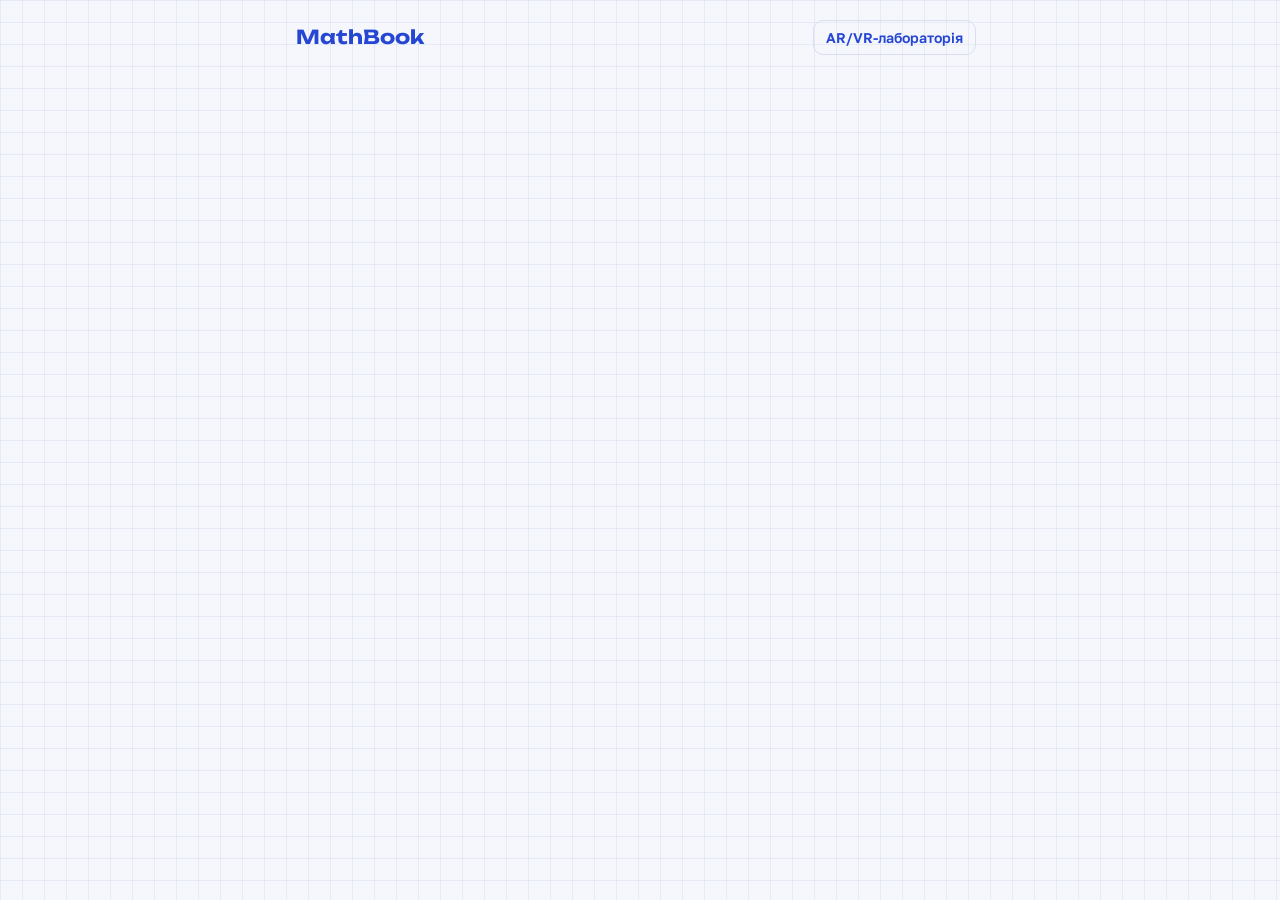
<file: index.html>
<!doctype html>
<html lang="uk">
<head>
<meta charset="utf-8">
<meta name="viewport" content="width=device-width,initial-scale=1">
<title>MathBook</title>
<link rel="stylesheet" href="https://fonts.googleapis.com/css2?family=Unbounded:wght@600;700&family=Golos+Text:wght@400;500;600;700&display=swap">
<link rel="stylesheet" href="css/style.css">
</head>
<body>
<div class="wrap">
  <header class="top">
    <span class="brand">MathBook</span><span class="cls" id="cls"></span>
    <div class="right"><a class="btn ghost sm lab-link" href="ar-lab/index.html" title="3D-сцени для VR-окулярів і доповненої реальності">AR/VR-лабораторія</a><div id="who" class="who"></div></div>
  </header>
  <div id="banner"></div>
  <main id="main"></main>
</div>
<div class="loader" id="loader" hidden><div class="box"><div class="syms"><span>+</span><span>−</span><span>×</span><span>=</span></div><p id="loaderText">Завантаження…</p></div></div>

<!-- Налаштування: адреса Google-скрипта -->
<script src="config.js"></script>
<!-- Ядро -->
<script src="js/core.js"></script>
<!-- Тренажери: кожен файл додає один тренажер; порядок тут = порядок на сайті -->
<script src="trainers/generatory.js"></script>
<script src="trainers/skorochennia-drobiv.js"></script>
<script src="trainers/zvedennia-do-znamennyka.js"></script>
<script src="trainers/dodavannia-vidnimannia-drobiv.js"></script>
<script src="trainers/mnozhennia-drobiv.js"></script>
<script src="trainers/peretvorennia-mishanoho-chysla.js"></script>
<script src="trainers/mnozhennia-mishanykh-chysel.js"></script>
<script src="trainers/vzaiemno-oberneni-chysla.js"></script>
<script src="trainers/dilennia-drobiv.js"></script>
<!-- Інтерактивні уроки: кожен файл додає один урок -->
<script src="lessons/mnozhennia-drobiv.js"></script>
<script src="lessons/vidsotok-vid-chysla.js"></script>
<!-- Рушій сайту -->
<script src="js/api.js"></script>
<script src="js/app.js"></script>
<script src="js/lessons-engine.js"></script>
<script src="js/teacher.js"></script>
<script src="js/main.js"></script>
</body>
</html>
</file>
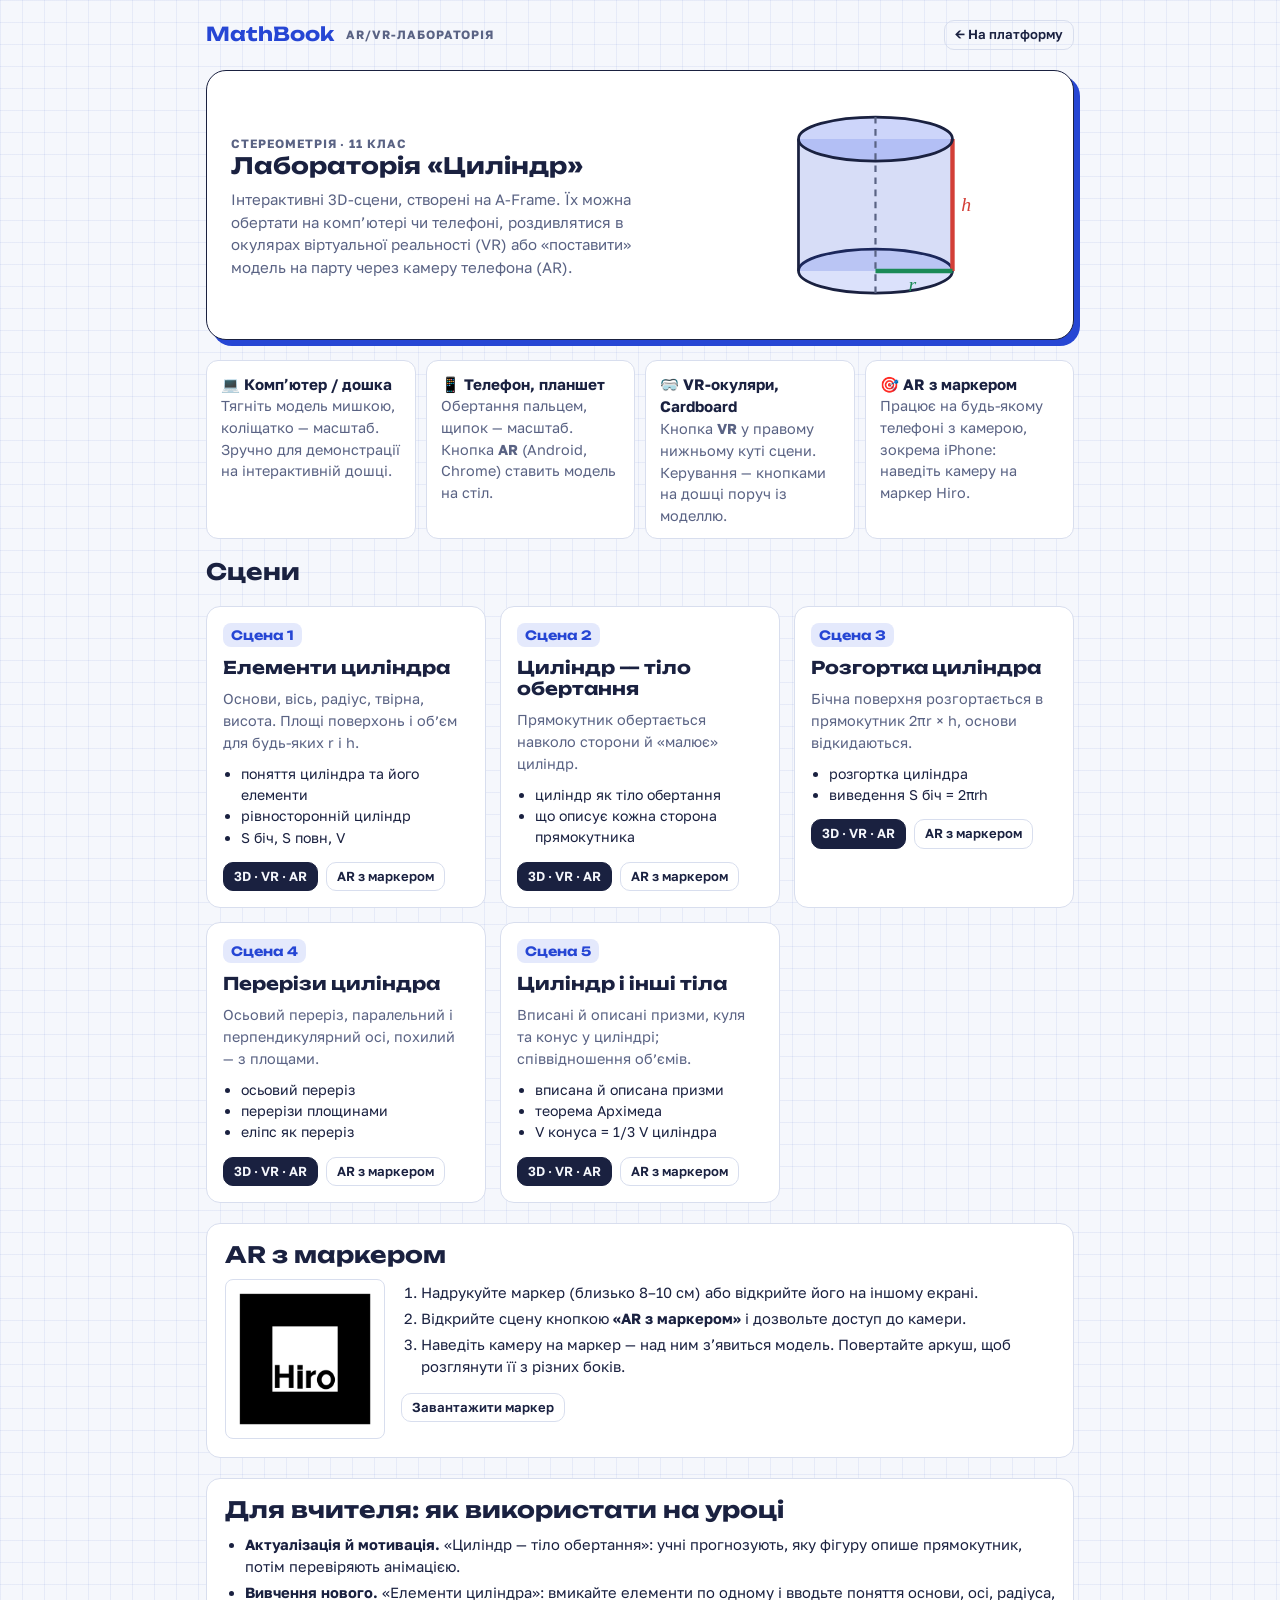
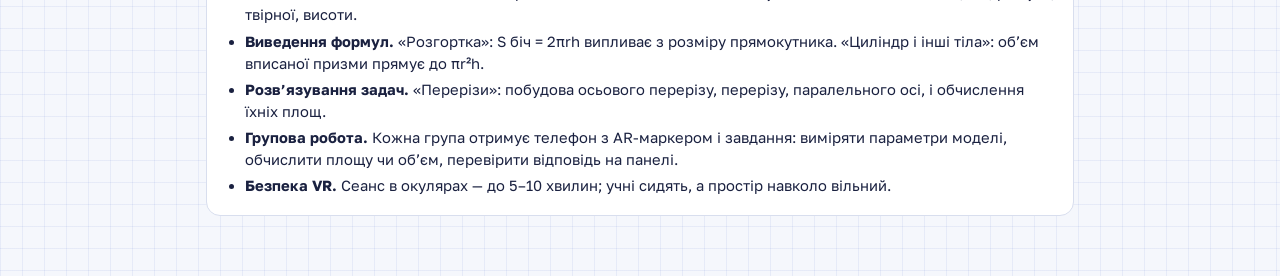
<file: ar-lab/index.html>
<!doctype html>
<html lang="uk">
<head>
<meta charset="utf-8">
<meta name="viewport" content="width=device-width,initial-scale=1">
<title>AR/VR-лабораторія · MathBook</title>
<link rel="stylesheet" href="https://fonts.googleapis.com/css2?family=Unbounded:wght@600;700&family=Golos+Text:wght@400;500;600;700&display=swap">
<link rel="stylesheet" href="lab.css">
</head>
<body class="home">
<div class="wrap">
  <header class="bar-top">
    <a class="brand" href="../">MathBook</a><span class="eyebrow">AR/VR-лабораторія</span>
    <div class="right"><a class="lab-btn ghost sm" href="../">← На платформу</a></div>
  </header>

  <section class="hero">
    <div>
      <span class="eyebrow">Стереометрія · 11 клас</span>
      <h1>Лабораторія «Циліндр»</h1>
      <p>Інтерактивні 3D-сцени, створені на A-Frame. Їх можна обертати на комп’ютері чи телефоні, роздивлятися в окулярах віртуальної реальності (VR) або «поставити» модель на парту через камеру телефона (AR).</p>
    </div>
    <svg viewBox="0 0 220 200" role="img" aria-label="Циліндр з віссю, радіусом і твірною">
      <ellipse cx="110" cy="160" rx="70" ry="20" fill="#6F86F0" fill-opacity=".25" stroke-width="2.5" style="stroke:var(--ink)"/>
      <rect x="40" y="40" width="140" height="120" fill="#2646D4" fill-opacity=".18"/>
      <line x1="40" y1="40" x2="40" y2="160" style="stroke:var(--ink)" stroke-width="2.5"/>
      <line x1="180" y1="40" x2="180" y2="160" stroke="#D33F37" stroke-width="4"/>
      <ellipse cx="110" cy="40" rx="70" ry="20" fill="#6F86F0" fill-opacity=".35" style="stroke:var(--ink)" stroke-width="2.5"/>
      <line x1="110" y1="20" x2="110" y2="185" style="stroke:var(--muted)" stroke-width="2" stroke-dasharray="6 5"/>
      <line x1="110" y1="160" x2="180" y2="160" stroke="#1B8A57" stroke-width="4"/>
      <text x="140" y="178" font-style="italic" font-family="Georgia,serif" font-size="18" fill="#1B8A57">r</text>
      <text x="188" y="105" font-style="italic" font-family="Georgia,serif" font-size="18" fill="#D33F37">h</text>
    </svg>
  </section>

  <section class="modes">
    <div class="mode"><b>💻 Комп’ютер / дошка</b><span>Тягніть модель мишкою, коліщатко — масштаб. Зручно для демонстрації на інтерактивній дошці.</span></div>
    <div class="mode"><b>📱 Телефон, планшет</b><span>Обертання пальцем, щипок — масштаб. Кнопка <b>AR</b> (Android, Chrome) ставить модель на стіл.</span></div>
    <div class="mode"><b>🥽 VR-окуляри, Cardboard</b><span>Кнопка <b>VR</b> у правому нижньому куті сцени. Керування — кнопками на дошці поруч із моделлю.</span></div>
    <div class="mode"><b>🎯 AR з маркером</b><span>Працює на будь-якому телефоні з камерою, зокрема iPhone: наведіть камеру на маркер Hiro.</span></div>
  </section>

  <h2>Сцени</h2>
  <section class="scenes" id="scenes"></section>

  <section class="card" id="marker">
    <h2>AR з маркером</h2>
    <div class="marker-box">
      <img src="hiro.png" alt="Маркер Hiro для AR">
      <div>
        <ol>
          <li>Надрукуйте маркер (близько 8–10 см) або відкрийте його на іншому екрані.</li>
          <li>Відкрийте сцену кнопкою <b>«AR з маркером»</b> і дозвольте доступ до камери.</li>
          <li>Наведіть камеру на маркер — над ним з’явиться модель. Повертайте аркуш, щоб розглянути її з різних боків.</li>
        </ol>
        <p><a class="lab-btn ghost sm" href="hiro.png" download>Завантажити маркер</a></p>
      </div>
    </div>
  </section>

  <section class="card">
    <h2>Для вчителя: як використати на уроці</h2>
    <ul>
      <li><b>Актуалізація й мотивація.</b> «Циліндр — тіло обертання»: учні прогнозують, яку фігуру опише прямокутник, потім перевіряють анімацією.</li>
      <li><b>Вивчення нового.</b> «Елементи циліндра»: вмикайте елементи по одному і вводьте поняття основи, осі, радіуса, твірної, висоти.</li>
      <li><b>Виведення формул.</b> «Розгортка»: S біч = 2πrh випливає з розміру прямокутника. «Циліндр і інші тіла»: об’єм вписаної призми прямує до πr²h.</li>
      <li><b>Розв’язування задач.</b> «Перерізи»: побудова осьового перерізу, перерізу, паралельного осі, і обчислення їхніх площ.</li>
      <li><b>Групова робота.</b> Кожна група отримує телефон з AR-маркером і завдання: виміряти параметри моделі, обчислити площу чи об’єм, перевірити відповідь на панелі.</li>
      <li><b>Безпека VR.</b> Сеанс в окулярах — до 5–10 хвилин; учні сидять, а простір навколо вільний.</li>
    </ul>
  </section>
</div>
<script>
const SCENES = [
  ['elementy', 'Елементи циліндра', 'Основи, вісь, радіус, твірна, висота. Площі поверхонь і об’єм для будь-яких r і h.', ['поняття циліндра та його елементи', 'рівносторонній циліндр', 'S біч, S повн, V']],
  ['obertannia', 'Циліндр — тіло обертання', 'Прямокутник обертається навколо сторони й «малює» циліндр.', ['циліндр як тіло обертання', 'що описує кожна сторона прямокутника']],
  ['rozghortka', 'Розгортка циліндра', 'Бічна поверхня розгортається в прямокутник 2πr × h, основи відкидаються.', ['розгортка циліндра', 'виведення S біч = 2πrh']],
  ['pererizy', 'Перерізи циліндра', 'Осьовий переріз, паралельний і перпендикулярний осі, похилий — з площами.', ['осьовий переріз', 'перерізи площинами', 'еліпс як переріз']],
  ['kombinatsii', 'Циліндр і інші тіла', 'Вписані й описані призми, куля та конус у циліндрі; співвідношення об’ємів.', ['вписана й описана призми', 'теорема Архімеда', 'V конуса = 1/3 V циліндра']],
];
document.getElementById('scenes').innerHTML = SCENES.map(([id, title, text, topics], i) => `<article class="scene">
  <span class="n">Сцена ${i + 1}</span><h3>${title}</h3><p>${text}</p>
  <ul>${topics.map(t => `<li>${t}</li>`).join('')}</ul>
  <div class="go"><a class="lab-btn sm" href="scene.html?s=${id}">3D · VR · AR</a><a class="lab-btn ghost sm" href="marker.html?s=${id}">AR з маркером</a></div></article>`).join('');
</script>
</body>
</html>
</file>
<file: css/style.css>
/* MathBook — увесь дизайн сайту */
:root{
  --paper:#F5F7FC; --grid:rgba(52,84,200,.08); --card:#fff; --ink:#1A2140; --muted:#5A6384;
  --line:#D8DEEE; --blue:#2646D4; --blue-soft:#E4E9FC; --green:#1B8A57; --green-soft:#DDF3E8;
  --red:#D33F37; --red-soft:#FCE6E4; --mark:#FFE03D; --mark-ink:#3B3000;
}
@media (prefers-color-scheme: dark){:root{
  --paper:#0F131D; --grid:rgba(130,150,255,.07); --card:#161B29; --ink:#E5E8F4; --muted:#98A1C0;
  --line:#272F47; --blue:#8098FF; --blue-soft:#1E2747; --green:#4CC48A; --green-soft:#16302A;
  --red:#FF6E64; --red-soft:#3A1E22; --mark:#F0CC2C; --mark-ink:#2A2200; color-scheme:dark}}
*{box-sizing:border-box}
body{margin:0;background-color:var(--paper);color:var(--ink);font:15px/1.5 "Golos Text",system-ui,sans-serif;
  background-image:linear-gradient(var(--grid) 1px,transparent 1px),linear-gradient(90deg,var(--grid) 1px,transparent 1px);background-size:22px 22px}
button,input{font:inherit;color:inherit}
h1,h2,h3{font-family:"Unbounded","Golos Text",sans-serif;margin:0;line-height:1.2}
h1{font-size:1.5rem} h2{font-size:1.15rem}
.wrap{max-width:720px;margin:0 auto;padding:20px 16px 60px}
.top{display:flex;align-items:center;gap:12px;flex-wrap:wrap;margin-bottom:18px}
.brand{font-family:"Unbounded",sans-serif;font-weight:700;font-size:1.2rem;color:var(--blue)}
.cls{font-size:.8rem;font-weight:600;text-transform:uppercase;letter-spacing:.08em;color:var(--muted)}
.top .right{margin-left:auto;display:flex;gap:8px;align-items:center}
.card{background:var(--card);border:1px solid var(--line);border-radius:14px;padding:18px}
.stack{display:grid;gap:16px}
.btn{border:1.5px solid var(--ink);background:var(--ink);color:var(--paper);padding:10px 16px;border-radius:10px;cursor:pointer;font-weight:600}
.btn:hover{background:var(--blue);border-color:var(--blue)}
.btn.ghost{background:transparent;color:var(--ink);border-color:var(--line)}
.btn.sm{padding:6px 12px;font-size:.88rem}
.btn:disabled{opacity:.4;cursor:default}
a.btn{text-decoration:none;display:inline-block}
.who{display:flex;gap:8px;align-items:center}
.lab-link{border-color:var(--blue);color:var(--blue)!important} .lab-link:hover{color:#fff!important}
.lab-item{border-color:var(--blue);background:linear-gradient(90deg,var(--blue-soft),var(--card))}
.inp{width:100%;border:1.5px solid var(--line);background:var(--card);border-radius:10px;padding:10px 12px}
.inp:focus{outline:none;border-color:var(--blue)}
.muted{color:var(--muted)}
.err{color:var(--red);font-weight:600;min-height:1.4em}
.banner{background:var(--mark);color:var(--mark-ink);padding:10px 14px;border-radius:10px;font-size:.88rem;margin-bottom:16px}

.tabs{display:flex;gap:6px;flex-wrap:wrap}
.tab{border:0;background:transparent;padding:7px 14px;border-radius:999px;cursor:pointer;font-weight:600;color:var(--muted)}
.tab.on{background:var(--ink);color:var(--paper)}

.level{display:flex;align-items:center;gap:16px}
.level .n{font-family:"Unbounded",sans-serif;font-size:2.4rem;color:var(--blue);line-height:1}
.bar{height:10px;border-radius:6px;background:var(--blue-soft);overflow:hidden;margin-top:10px}
.bar i{display:block;height:100%;background:var(--blue);border-radius:6px;transition:width .6s}

.list{display:grid;gap:8px}
.item{display:flex;align-items:center;gap:12px;padding:12px 14px;background:var(--card);border:1px solid var(--line);border-radius:12px;flex-wrap:wrap}
.item .grow{flex:1;min-width:150px}
.item small{display:block;color:var(--muted)}
.tag{font-size:.75rem;font-weight:700;padding:2px 8px;border-radius:999px;background:var(--green-soft);color:var(--green)}

.qcard{background:var(--card);border:1.5px solid var(--ink);border-radius:18px;padding:26px 20px;display:grid;gap:16px;text-align:center;box-shadow:5px 5px 0 var(--ink)}
.qnum{font-size:.8rem;color:var(--muted);font-weight:600;text-transform:uppercase;letter-spacing:.05em}
.q{font-size:clamp(1.3rem,5vw,1.9rem);font-weight:700;overflow-wrap:anywhere}
.text{text-align:left;background:var(--blue-soft);border-radius:12px;padding:14px 16px}
.af{display:flex;gap:8px;max-width:400px;width:100%;margin:0 auto}
.af .inp{flex:1;min-width:0;font-size:1.2rem;text-align:center}
.inp.ok{border-color:var(--green);background:var(--green-soft)} .inp.no{border-color:var(--red);background:var(--red-soft)}
.choices{display:grid;grid-template-columns:repeat(auto-fit,minmax(130px,1fr));gap:8px}
.choice{border:2px solid var(--line);background:var(--paper);border-radius:12px;padding:12px;cursor:pointer;font-weight:600}
.choice.ok{border-color:var(--green);background:var(--green-soft)} .choice.no{border-color:var(--red);background:var(--red-soft)}
.fb{font-weight:600;min-height:1.5em} .fb.ok{color:var(--green)} .fb.no{color:var(--red)}
.dots{display:flex;gap:5px;justify-content:center;flex-wrap:wrap}
.dots i{width:18px;height:7px;border-radius:4px;background:var(--line)}
.dots i.ok{background:var(--green)} .dots i.no{background:var(--red)}
.big{font-family:"Unbounded",sans-serif;font-size:3rem;color:var(--blue);line-height:1}
.xp{display:inline-block;background:var(--mark);color:var(--mark-ink);font-weight:700;padding:3px 10px;border-radius:8px}

.guest-tag{font-size:.8rem;font-weight:700;padding:3px 10px;border-radius:999px;background:var(--mark);color:var(--mark-ink)}
.guest-note{display:flex;gap:12px;align-items:center;flex-wrap:wrap;border:1.5px dashed var(--line);border-radius:12px;padding:12px 14px;background:var(--card)}
.guest-note p{margin:0;flex:1;min-width:200px;font-size:.9rem}
.or{display:flex;align-items:center;gap:10px;color:var(--muted);font-size:.85rem}
.or::before,.or::after{content:"";flex:1;height:1px;background:var(--line)}
.linkbtn{border:0;background:none;color:var(--blue);font-weight:600;cursor:pointer;justify-self:center;padding:4px}
.tiles{display:grid;grid-template-columns:repeat(auto-fit,minmax(140px,1fr));gap:10px}
.tile{background:var(--card);border:1px solid var(--line);border-radius:12px;padding:12px 14px}
.tile b{display:block;font-size:1.5rem}
.tile span{font-size:.82rem;color:var(--muted)}
.tbl{overflow-x:auto;background:var(--card);border:1px solid var(--line);border-radius:12px}
.tbl table{border-collapse:collapse;width:100%;min-width:520px;font-size:.9rem}
.tbl th,.tbl td{padding:9px 12px;text-align:left;border-bottom:1px solid var(--line)}
.tbl th{font-size:.75rem;text-transform:uppercase;letter-spacing:.06em;color:var(--muted)}
.tbl .n{text-align:right;font-variant-numeric:tabular-nums}
.tbl tr.click{cursor:pointer} .tbl tr.click:hover td{background:var(--blue-soft)}
.tbl tr.hist td{background:var(--paper);font-size:.85rem}
.tbl tr:last-child td{border-bottom:0}
.meter{display:flex;align-items:center;gap:8px}
.meter i{flex:1;height:8px;border-radius:4px;background:var(--line);overflow:hidden;min-width:60px}
.meter i b{display:block;height:100%;border-radius:4px}
.lo{background:var(--red)} .mid{background:var(--mark)} .hi{background:var(--green)}
.msg{padding:10px 14px;border-radius:10px;font-weight:600}
.msg.ok{background:var(--green-soft);color:var(--green)} .msg.no{background:var(--red-soft);color:var(--red)}
.qrow{display:grid;grid-template-columns:minmax(0,2fr) minmax(0,1fr) minmax(0,1.3fr) 36px;gap:6px}
@media (max-width:560px){.qrow{grid-template-columns:minmax(0,1fr) 36px}.qrow .inp:nth-child(2),.qrow .inp:nth-child(3){grid-column:1}}
.x{border:1px solid var(--line);background:var(--card);border-radius:8px;cursor:pointer;color:var(--muted)}
.pin{font-family:ui-monospace,Menlo,monospace;font-weight:700;letter-spacing:.1em}
.formrow{display:flex;gap:8px;flex-wrap:wrap}
.formrow .inp{flex:1;min-width:140px}
label.chk{display:flex;gap:8px;align-items:center;font-weight:600}
.eqn{display:flex;align-items:center;justify-content:center;flex-wrap:wrap;gap:6px 10px;font-size:1.7rem;font-weight:700}
.fr{display:inline-flex;flex-direction:column;align-items:center;vertical-align:middle}
.fr>span{padding:1px 10px;line-height:1.2}
.fr>:first-child{border-bottom:3px solid var(--ink);padding-bottom:4px}
.fr>:last-child{padding-top:4px}
.fr input{width:2.6em;font:inherit;font-size:1.35rem;text-align:center;border:2px solid var(--line);border-radius:8px;padding:3px;background:var(--paper);margin:3px 0}
.fr input:focus{outline:none;border-color:var(--blue)}
.fr input.no{border-color:var(--red);background:var(--red-soft)} .fr input.ok{border-color:var(--green);background:var(--green-soft)}
.eqn .op{color:var(--muted)}
.fb .fr{font-size:1.05rem} .fb small{color:var(--muted);font-weight:500}
.fb.warn{color:#B86E00}
@media (prefers-color-scheme: dark){.fb.warn{color:var(--mark)}}
@media (max-width:480px){.eqn{font-size:1.3rem}.fr input{width:2.3em;font-size:1.1rem}}
/* інтерактивні уроки */
.cover{display:grid;grid-template-columns:minmax(0,1fr) minmax(0,1.3fr);gap:20px;align-items:center;background:var(--card);border:1.5px solid var(--ink);border-radius:20px;padding:24px;box-shadow:6px 6px 0 var(--blue)}
@media (max-width:600px){.cover{grid-template-columns:minmax(0,1fr)}}
.cover-art{display:flex;align-items:center;justify-content:center;gap:8px;flex-wrap:wrap;font:700 2rem "Unbounded",sans-serif;color:var(--blue);background:var(--blue-soft);border-radius:16px;padding:28px 12px}
.cover-art span{color:var(--muted)}
.cover-text{display:grid;gap:10px;justify-items:start}
.cover-text h1{font-size:1.8rem}
.cover-text p{margin:0}
.eyebrow{font-size:.75rem;font-weight:700;text-transform:uppercase;letter-spacing:.08em;color:var(--muted)}
.hexes{display:grid;grid-template-columns:repeat(auto-fit,minmax(150px,1fr));gap:12px;justify-items:center}
.hex{width:100%;max-width:190px;aspect-ratio:1/1.08;border:0;cursor:pointer;display:grid;place-content:center;justify-items:center;gap:4px;padding:0 18px;text-align:center;
  clip-path:polygon(50% 0,100% 25%,100% 75%,50% 100%,0 75%,0 25%);background:var(--blue);color:#fff;transition:transform .15s}
.hex:nth-child(2){background:#2E8BC0} .hex:nth-child(3){background:#6C4BC7} .hex:nth-child(4){background:var(--green)}
.hex:hover{transform:scale(1.04)}
.hex .hg{font:700 1.3rem "Unbounded",sans-serif;opacity:.9}
.hex b{font-size:1.05rem} .hex small{font-size:.78rem;opacity:.9}
.slide-meta{display:flex;justify-content:space-between;align-items:center}
.pill-sec{font-size:.8rem;font-weight:700;padding:3px 10px;border-radius:999px;background:var(--blue-soft);color:var(--blue)}
.slide{background:var(--card);border:1.5px solid var(--ink);border-radius:18px;padding:22px;display:grid;gap:14px;box-shadow:5px 5px 0 var(--ink);min-height:300px;align-content:start}
.slide-nav{display:flex;justify-content:space-between;gap:10px;flex-wrap:wrap}
.theory{display:grid;gap:10px;line-height:1.6}
.theory p{margin:0}
.theory .fr,.task .fr,.steps .fr,.tq .fr,.answer .fr,.opt .fr,.tf .fr,.m .fr,.area-cap .fr,.recap .fr{font-size:.95em;font-weight:700;margin:0 2px}
.theory .fr>span,.task .fr>span,.steps .fr>span,.tq .fr>span,.answer .fr>span,.opt .fr>span,.tf .fr>span,.m .fr>span,.area-cap .fr>span,.recap .fr>span{padding:0 4px;line-height:1.15}
.theory .fr>:first-child,.task .fr>:first-child,.steps .fr>:first-child,.tq .fr>:first-child,.answer .fr>:first-child,.opt .fr>:first-child,.tf .fr>:first-child,.m .fr>:first-child,.area-cap .fr>:first-child,.recap .fr>:first-child{border-bottom-width:2px;padding-bottom:1px}
.mixed{display:inline-flex;align-items:center;gap:1px;font-weight:700}
.rule{font-size:1.6rem;font-weight:700;text-align:center;background:var(--blue-soft);border-radius:12px;padding:14px}
.ex{background:var(--paper);border-left:4px solid var(--blue);padding:8px 12px;border-radius:0 8px 8px 0}
.cx{position:relative;text-decoration:line-through;text-decoration-color:var(--red);text-decoration-thickness:2px}
.cx::after{content:attr(data-n);position:absolute;top:-.8em;right:-.5em;font-size:.65em;color:var(--red);font-weight:700;text-decoration:none}
.fr>:last-child .cx::after{top:auto;bottom:-.85em}
.ex,.steps li{font-size:1.15rem}
.ex .fr>span,.steps .fr>span{padding:7px 6px}
.key{padding:0 5px;border-radius:4px;font-weight:600}
.ka,.area i.a{background:color-mix(in srgb,var(--blue) 35%,var(--card))}
.kc,.area i.c{background:color-mix(in srgb,var(--mark) 70%,var(--card))}
.kac,.area i.ac{background:var(--green);color:#fff}
.area{display:grid;gap:3px;width:min(100%,320px);aspect-ratio:4/3;margin:0 auto;border:3px solid var(--ink);border-radius:6px;padding:3px;background:var(--ink)}
.area i{background:var(--card);border-radius:2px}
.area-wrap{display:grid;gap:12px;justify-items:center;background:var(--paper);border-radius:12px;padding:14px}
.area-ctl{display:flex;align-items:center;gap:14px;font-size:1.3rem;font-weight:700}
.fr-ctl{display:grid;justify-items:center;gap:2px;padding:4px 8px;border-radius:10px}
.fr-ctl hr{width:100%;border:0;border-top:3px solid var(--ink);margin:2px 0}
.ka-t{background:color-mix(in srgb,var(--blue) 18%,transparent)} .kc-t{background:color-mix(in srgb,var(--mark) 35%,transparent)}
.stepper{display:flex;align-items:center;gap:8px}
.stepper b{min-width:1.2em;text-align:center}
.stepper button{width:30px;height:30px;border-radius:8px;border:1.5px solid var(--line);background:var(--card);cursor:pointer;font-weight:700}
.area-cap{margin:0;text-align:center;font-weight:600}
.task{font-size:1.1rem;font-weight:600;margin:0}
.steps{display:grid;gap:10px;margin:0;padding-left:1.4em}
.steps li{background:var(--paper);border-radius:8px;padding:8px 12px;animation:rise .3s}
@keyframes rise{from{opacity:0;transform:translateY(6px)}}
.tq{font-family:"Golos Text",sans-serif;font-size:1.2rem;line-height:1.5}
.opts{display:grid;gap:8px}
.opt{text-align:left;border:2px solid var(--line);background:var(--paper);border-radius:12px;padding:12px 14px;cursor:pointer;font-weight:600}
.opt:hover{border-color:var(--blue)} .opt.ok{border-color:var(--green);background:var(--green-soft)} .opt.no{border-color:var(--red);background:var(--red-soft)}
.tfs,.matches{display:grid;gap:8px}
.tf,.m{display:flex;align-items:center;justify-content:space-between;gap:10px;flex-wrap:wrap;padding:10px 12px;border:1.5px solid var(--line);border-radius:12px;background:var(--paper)}
.tf.bad{border-color:var(--red);background:var(--red-soft)}
.tfb{display:flex;gap:6px}
.tfb button{border:1.5px solid var(--line);background:var(--card);border-radius:8px;padding:6px 12px;cursor:pointer;font-weight:600}
.tfb button.on{background:var(--ink);color:var(--paper);border-color:var(--ink)}
.m select{max-width:160px} .m select.no{border-color:var(--red);background:var(--red-soft)}
.answer{background:var(--green-soft);border-radius:12px;padding:12px 14px;line-height:1.8}
.answer p{margin:6px 0 0}
.result-box{display:grid;justify-items:center;gap:8px;text-align:center;background:var(--blue-soft);border-radius:14px;padding:18px}
.result-box p{margin:0}
.recap{display:grid;gap:10px;padding-left:1.2em;margin:0;line-height:1.7}
.lesson-item .lg{font:700 1rem "Unbounded",sans-serif;color:var(--blue);background:var(--blue-soft);border-radius:10px;padding:6px 10px}
@media (prefers-reduced-motion:reduce){.steps li{animation:none}.hex{transition:none}}
.rulecard{display:flex;align-items:center;justify-content:center;flex-wrap:wrap;gap:8px;background:var(--blue-soft);border-radius:12px;padding:10px 14px;font-size:1.3rem}
.rulecard .fr>span{padding:3px 6px;display:flex;align-items:center;gap:2px}
.rulecard .rc-n{font-size:.75rem;font-weight:700;text-transform:uppercase;letter-spacing:.06em;color:var(--blue);margin-right:4px}
.sh{width:1.15em;height:1.15em;fill:var(--blue);stroke:var(--ink);stroke-width:1.6;vertical-align:middle}
.sh.o{fill:var(--card)}
.dot{color:var(--ink);font-weight:700;margin:0 2px}
.eqn:has(.rulecard){flex-direction:column;gap:14px}
.eqn-row{display:flex;align-items:center;justify-content:center;flex-wrap:wrap;gap:6px 10px}
.fr .pair{display:flex;align-items:center;gap:2px}
.rc-note{flex-basis:100%;text-align:center;font-size:.85rem;font-weight:600;color:var(--blue)}
.eqn-row{flex-wrap:nowrap}
@media (max-width:480px){.rulecard{font-size:1.05rem;gap:4px 6px}.rulecard .rc-n{flex-basis:100%;text-align:center;margin:0}
  .eqn-row{font-size:1.2rem;gap:4px}
  .eqn-row .fr>span{padding:1px 3px}
  .eqn-row .fr input{width:1.9em;font-size:1.05rem;padding:2px}
  .eqn-row .dot{margin:0}}
@media (max-width:480px){.mx>input{width:1.9em;font-size:1.05rem;padding:2px}}
@media (max-width:360px){.eqn-row{font-size:1.05rem}.eqn-row .fr input{width:1.7em;font-size:.95rem}}
.mx{display:inline-flex;align-items:center;gap:3px}
.mx .w{font-size:1.35em;line-height:1}
.mx>input{width:2.1em;font:inherit;font-size:1.35rem;text-align:center;border:2px solid var(--line);border-radius:8px;padding:3px;background:var(--paper)}
.mx>input:focus{outline:none;border-color:var(--blue)}
.mx>input.no{border-color:var(--red);background:var(--red-soft)} .mx>input.ok{border-color:var(--green);background:var(--green-soft)}
.cw{color:#D9730D} .cn{color:var(--red)} .cd{color:var(--green)}
@media (prefers-color-scheme: dark){.cw{color:#FFA94D}}
.howto .fr>span{gap:3px}
.steps3 ol{margin:0;padding-left:1.3em;text-align:left;font-size:.95rem;font-weight:600;line-height:1.6}
.rulecard.steps3{font-size:1rem}
.eqn:has(.rulecard) .eqn-row+.eqn-row{margin-top:-4px}
.export{display:flex;align-items:center;gap:10px;flex-wrap:wrap;padding:14px 16px}
.export .grow{flex:1;min-width:180px} .export small{display:block}
.pincards{display:grid;grid-template-columns:repeat(auto-fill,minmax(250px,1fr));gap:0}
.pincard{border:1.5px dashed #8892B0;padding:14px 16px;display:grid;gap:8px;background:#fff;color:#1A2140;break-inside:avoid}
.pc-top{display:flex;justify-content:space-between;font-size:.8rem;color:#5A6384}
.pc-top b{color:#2646D4;font-family:"Unbounded",sans-serif}
.pc-name{font-size:1.25rem;font-weight:700}
.pc-pin{display:flex;align-items:baseline;gap:10px}
.pc-pin span{font-size:.75rem;font-weight:700;letter-spacing:.1em;color:#5A6384}
.pc-pin b{font:700 1.8rem ui-monospace,Menlo,monospace;letter-spacing:.2em}
.pc-how{font-size:.78rem;color:#5A6384;line-height:1.35}
@media print{
  @page{size:A4;margin:10mm}
  body{background:#fff!important;background-image:none!important}
  .wrap{max-width:none;padding:0}
  .top,#banner,nav.tabs,.msg,.noprint{display:none!important}
  .pincards{grid-template-columns:repeat(2,1fr)}
  .pincard{border-color:#666}
}
.rank{display:grid;grid-template-columns:32px 1fr auto;gap:10px;align-items:center;padding:10px 14px;background:var(--card);border:1px solid var(--line);border-radius:12px}
.rank b.r{color:var(--muted);text-align:right}
.rank.me{border-color:var(--blue);background:var(--blue-soft)}
.rank.top1 b.r{color:var(--mark-ink);background:var(--mark);border-radius:6px;text-align:center}

/* анімація завантаження: символи «підстрибують», поки скрипт працює */
.loader{position:fixed;inset:0;background:color-mix(in srgb,var(--paper) 85%,transparent);display:grid;place-items:center;z-index:10}
.loader[hidden]{display:none}
.loader .box{display:grid;justify-items:center;gap:14px}
.syms{display:flex;gap:10px}
.syms span{width:46px;height:46px;border-radius:12px;display:grid;place-items:center;font:700 1.4rem "Unbounded",sans-serif;background:var(--ink);color:var(--paper);animation:hop 1s ease-in-out infinite}
.syms span:nth-child(2){animation-delay:.15s;background:var(--blue)}
.syms span:nth-child(3){animation-delay:.3s;background:var(--mark);color:var(--mark-ink)}
.syms span:nth-child(4){animation-delay:.45s}
@keyframes hop{0%,60%,100%{transform:translateY(0)}30%{transform:translateY(-16px)}}
.loader p{font-weight:600;margin:0}
@media (prefers-reduced-motion:reduce){.syms span{animation-duration:3s}}

/* ---------- відео в уроках ---------- */
.video-head{display:flex;align-items:baseline;justify-content:space-between;gap:10px;flex-wrap:wrap}
.video{width:100%;aspect-ratio:16/9;background:#000;border-radius:12px;overflow:hidden}
.video iframe,.video video{width:100%;height:100%;display:block;border:0}
.video.placeholder{aspect-ratio:auto;min-height:200px;background:var(--paper);border:2px dashed var(--line);padding:18px;display:grid;gap:8px;align-content:start;color:var(--ink)}
.video.placeholder>b{font-size:1.1rem}
.video.placeholder p{margin:0}
.script{display:grid;gap:6px;line-height:1.6}
.video-note{background:var(--blue-soft);border-radius:12px;padding:12px 14px;font-size:1.1rem;font-weight:600;text-align:center}
.num-in{width:7em;font:inherit;font-size:1.4rem;text-align:center;border:2px solid var(--line);border-radius:10px;padding:6px;background:var(--paper)}
.num-in:focus{outline:none;border-color:var(--blue)} .num-in.no{border-color:var(--red);background:var(--red-soft)}
.unit{font-size:1.2rem;font-weight:600;color:var(--muted)}
.tag.wait{background:#FFF3CC;color:#8A6200}
.big-n{font-size:1.3em;font-weight:700}
.op.lbl{font-size:.75em;font-weight:600;color:var(--muted)}
</file>
<file: ar-lab/lab.css>
/* AR/VR-лабораторія MathBook — ті самі кольори, що й на основному сайті */
:root{
  --paper:#F5F7FC; --grid:rgba(52,84,200,.08); --card:#fff; --ink:#1A2140; --muted:#5A6384;
  --line:#D8DEEE; --blue:#2646D4; --blue-soft:#E4E9FC; --green:#1B8A57; --green-soft:#DDF3E8;
  --red:#D33F37; --mark:#FFE03D; --mark-ink:#3B3000;
}
@media (prefers-color-scheme: dark){:root{
  --paper:#0F131D; --grid:rgba(130,150,255,.07); --card:#161B29; --ink:#E5E8F4; --muted:#98A1C0;
  --line:#272F47; --blue:#8098FF; --blue-soft:#1E2747; --green:#4CC48A; --green-soft:#16302A;
  --red:#FF6E64; --mark:#F0CC2C; --mark-ink:#2A2200; color-scheme:dark}}
*{box-sizing:border-box}
body{margin:0;background:var(--paper);color:var(--ink);font:15px/1.5 "Golos Text",system-ui,sans-serif}
h1,h2,h3{font-family:"Unbounded","Golos Text",sans-serif;margin:0;line-height:1.2}
button,input,select{font:inherit;color:inherit}

/* ---------- сторінка сцени ---------- */
#ui{position:fixed;inset:0;z-index:5;pointer-events:none;display:flex;flex-direction:column;padding:12px;gap:10px}
#ui>*{pointer-events:auto}
.lab-top{display:flex;align-items:center;gap:10px;background:var(--card);border:1px solid var(--line);border-radius:12px;padding:8px 12px;max-width:380px}
.lab-back{color:var(--blue);font-weight:600;text-decoration:none;white-space:nowrap}
.lab-title{font-family:"Unbounded",sans-serif;font-size:.85rem;flex:1;min-width:0;overflow:hidden;text-overflow:ellipsis;white-space:nowrap}
.lab-panel{width:380px;max-width:100%;max-height:calc(100% - 70px);overflow:auto;background:color-mix(in srgb,var(--card) 94%,transparent);
  border:1px solid var(--line);border-radius:14px;padding:14px;display:flex;flex-direction:column;gap:12px}
.lab-panel>*{flex-shrink:0}
.panel-hidden .lab-panel{display:none}
.lab-goal{margin:0;color:var(--muted);font-size:.9rem}
.lab-hint{margin:0;background:var(--mark);color:var(--mark-ink);border-radius:10px;padding:8px 10px;font-size:.88rem}
.lab-hint select{display:block;width:100%;margin-top:6px;border:1px solid rgba(0,0,0,.2);border-radius:8px;padding:5px 8px;background:#fff;color:#1A2140}
.lab-modes{display:flex;flex-wrap:wrap;gap:6px}
.lab-modes button{border:1.5px solid var(--line);background:var(--paper);border-radius:999px;padding:5px 12px;cursor:pointer;font-weight:600;font-size:.85rem}
.lab-modes button.on{background:var(--ink);color:var(--paper);border-color:var(--ink)}
.lab-range{display:grid;gap:2px;font-size:.88rem;font-weight:600}
.lab-range b{color:var(--blue)}
.lab-range[hidden]{display:none}
.lab-range input{width:100%;accent-color:var(--blue)}
.lab-checks{display:flex;flex-wrap:wrap;gap:6px 14px;font-size:.88rem}
.lab-check{display:flex;gap:6px;align-items:center;cursor:pointer}
.lab-check input{accent-color:var(--blue);width:16px;height:16px}
.lab-actions{display:flex;flex-wrap:wrap;gap:8px}
.lab-btn{border:1.5px solid var(--ink);background:var(--ink);color:var(--paper);padding:8px 14px;border-radius:10px;cursor:pointer;font-weight:600;text-decoration:none;display:inline-block}
.lab-btn:hover{background:var(--blue);border-color:var(--blue)}
.lab-btn.ghost{background:transparent;color:var(--ink);border-color:var(--line)}
.lab-btn.sm{padding:4px 10px;font-size:.82rem}
.lab-info{width:100%;border-collapse:collapse;font-size:.9rem;background:var(--blue-soft);border-radius:10px;overflow:hidden}
.lab-info td{padding:5px 10px}
.lab-info td:last-child{text-align:right;font-weight:700;color:var(--blue);font-variant-numeric:tabular-nums;white-space:nowrap}
.lab-info tr+tr td{border-top:1px solid color-mix(in srgb,var(--blue) 15%,transparent)}
.lab-note{margin:0;font-size:.88rem;border-left:4px solid var(--green);background:var(--green-soft);padding:8px 10px;border-radius:0 8px 8px 0}
.lab-note:empty{display:none}
.lab-help{font-size:.85rem;color:var(--muted)}
.lab-help summary{cursor:pointer;font-weight:600;color:var(--ink)}
.lab-help p{margin:6px 0}
a-scene{position:fixed!important;inset:0}
/* Телефон: панель знизу, модель зверху */
@media (max-width:640px){
  #ui{padding:8px;justify-content:space-between}
  .lab-top{max-width:none}
  .lab-panel{width:100%;max-height:40vh}
  .lab-help{display:none}
}
/* У VR панелі не видно (там дошка в сцені), в AR — панель поверх камери */
.in-vr #ui{display:none}
.in-ar .lab-panel{max-height:38vh}
.in-ar .lab-back{display:none}
/* AR.js: відео камери під сценою (AR.js сам ставить йому z-index: -2) */
body.marker{overflow:hidden}

/* ---------- головна сторінка лабораторії ---------- */
.home{background-image:linear-gradient(var(--grid) 1px,transparent 1px),linear-gradient(90deg,var(--grid) 1px,transparent 1px);background-size:22px 22px;min-height:100vh}
.wrap{max-width:900px;margin:0 auto;padding:20px 16px 60px;display:grid;gap:20px}
.bar-top{display:flex;align-items:center;gap:12px;flex-wrap:wrap}
.brand{font-family:"Unbounded",sans-serif;font-weight:700;font-size:1.2rem;color:var(--blue);text-decoration:none}
.bar-top .right{margin-left:auto}
.hero{display:grid;grid-template-columns:minmax(0,1.3fr) minmax(0,1fr);gap:20px;align-items:center;background:var(--card);border:1.5px solid var(--ink);border-radius:20px;padding:24px;box-shadow:6px 6px 0 var(--blue)}
.hero p{margin:8px 0 0;color:var(--muted)}
.hero svg{width:100%;height:auto;max-height:220px}
.eyebrow{font-size:.75rem;font-weight:700;text-transform:uppercase;letter-spacing:.08em;color:var(--muted)}
.modes{display:grid;grid-template-columns:repeat(auto-fit,minmax(200px,1fr));gap:10px}
.mode{background:var(--card);border:1px solid var(--line);border-radius:12px;padding:12px 14px;font-size:.9rem}
.mode>b{display:block;font-size:.95rem}
.mode span{color:var(--muted)}
.scenes{display:grid;grid-template-columns:repeat(auto-fit,minmax(260px,1fr));gap:14px}
.scene{background:var(--card);border:1px solid var(--line);border-radius:14px;padding:16px;display:grid;gap:10px;align-content:start}
.scene .n{font:700 .8rem "Unbounded",sans-serif;color:var(--blue);background:var(--blue-soft);border-radius:8px;padding:4px 8px;justify-self:start}
.scene p{margin:0;color:var(--muted);font-size:.9rem}
.scene ul{margin:0;padding-left:18px;font-size:.88rem}
.scene .go{display:flex;gap:8px;flex-wrap:wrap;margin-top:4px}
.card{background:var(--card);border:1px solid var(--line);border-radius:14px;padding:18px;display:grid;gap:10px}
.card p,.card li{font-size:.92rem}
.card ol,.card ul{margin:0;padding-left:20px;display:grid;gap:4px}
.marker-box{display:grid;grid-template-columns:160px minmax(0,1fr);gap:16px;align-items:center}
.marker-box img{width:160px;height:160px;border-radius:8px;background:#fff;padding:8px;border:1px solid var(--line)}
@media (max-width:640px){.hero{grid-template-columns:1fr}.hero svg{max-height:160px}.marker-box{grid-template-columns:1fr}.marker-box img{justify-self:center}}
</file>
